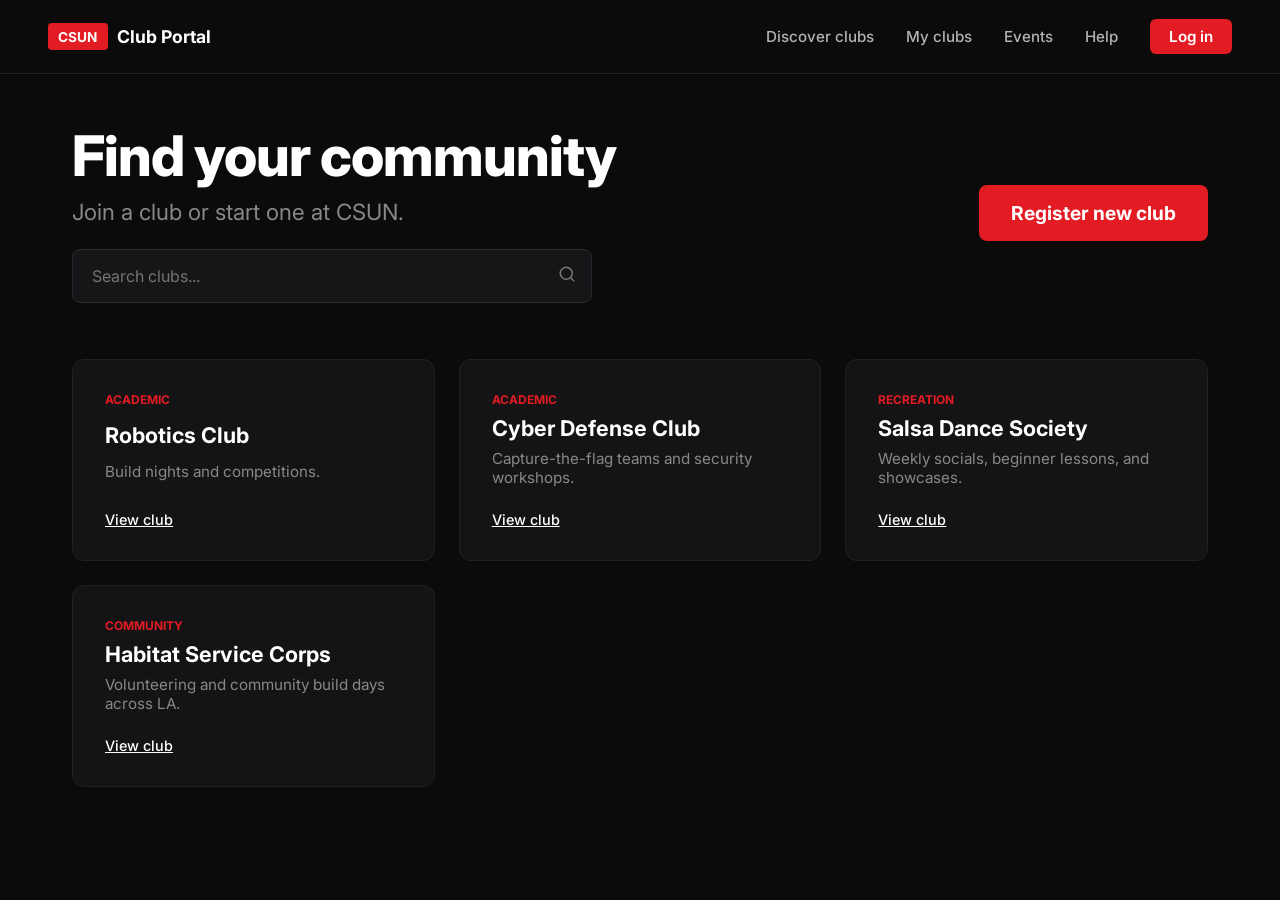
<file: index.html>
<!DOCTYPE html>
<html lang="en">
<head>
    <meta charset="UTF-8">
    <meta name="viewport" content="width=device-width, initial-scale=1.0">
    <title>CSUN Club Portal</title>
    <link rel="icon" type="image/png" href="favicon.png">
    <link rel="stylesheet" href="style.css">
    <link href="https://fonts.googleapis.com/css2?family=Inter:wght@400;500;600;700;800&display=swap" rel="stylesheet">
</head>
<body>
    <!-- Header Navigation Bar -->
    <header class="navbar">
        <a href="index.html" class="nav-brand">
            <span class="csun-badge">CSUN</span>
            <span class="portal-title">Club Portal</span>
        </a>
        <nav class="nav-links">
            <a href="discover.html">Discover clubs</a>
            <a href="my-clubs.html">My clubs</a>
            <a href="events.html">Events</a>
            <a href="help.html">Help</a>
            <a href="login.html" class="login-nav-btn">Log in</a>
        </nav>
    </header>

    <!-- Main Container -->
    <main class="main-container">
        <section class="hero-section">
            <div class="hero-content">
                <h1>Find your community</h1>
                <p class="hero-subtitle">Join a club or start one at CSUN.</p>
                
                <div class="search-bar-wrapper">
                    <input type="text" id="clubSearch" placeholder="Search clubs..." autocomplete="off">
                    <div class="search-icon">
                        <svg width="18" height="18" viewBox="0 0 24 24" fill="none" stroke="currentColor" stroke-width="2" stroke-linecap="round" stroke-linejoin="round">
                            <circle cx="11" cy="11" r="8"></circle>
                            <line x1="21" y1="21" x2="16.65" y2="16.65"></line>
                        </svg>
                    </div>
                </div>
            </div>

            <div class="cta-wrapper">
                <a href="login.html" class="register-club-btn">Register new club</a>
            </div>
        </section>

        <!-- Featured Clubs Grid -->
        <section class="clubs-grid" id="clubsGrid">
            <div class="club-card" data-club="Robotics Club">
                <span class="card-tag">Academic</span>
                <h2>Robotics Club</h2>
                <p class="card-desc">Build nights and competitions.</p>
                <a href="robotics.html" class="view-club-link">View club</a>
            </div>
            <div class="club-card" data-club="Cyber Defense Club">
                <span class="card-tag">Academic</span>
                <h2>Cyber Defense Club</h2>
                <p class="card-desc">Capture-the-flag teams and security workshops.</p>
                <a href="cyber.html" class="view-club-link">View club</a>
            </div>
            <div class="club-card" data-club="Salsa Dance Society">
                <span class="card-tag">Recreation</span>
                <h2>Salsa Dance Society</h2>
                <p class="card-desc">Weekly socials, beginner lessons, and showcases.</p>
                <a href="salsa.html" class="view-club-link">View club</a>
            </div>
            <div class="club-card" data-club="Habitat Service Corps">
                <span class="card-tag">Community</span>
                <h2>Habitat Service Corps</h2>
                <p class="card-desc">Volunteering and community build days across LA.</p>
                <a href="habitat.html" class="view-club-link">View club</a>
            </div>
        </section>
    </main>

    <!-- Search filter script -->
    <script>
        const searchInput = document.getElementById('clubSearch');
        const clubCards = document.querySelectorAll('.clubs-grid .club-card');
        
        if (searchInput) {
            searchInput.addEventListener('input', (e) => {
                const term = e.target.value.toLowerCase().trim();
                clubCards.forEach(card => {
                    const name = card.querySelector('h2').textContent.toLowerCase();
                    card.style.display = (name.includes(term) || term === '') ? 'flex' : 'none';
                });
            });
        }
    </script>
</body>
</html>
</file>
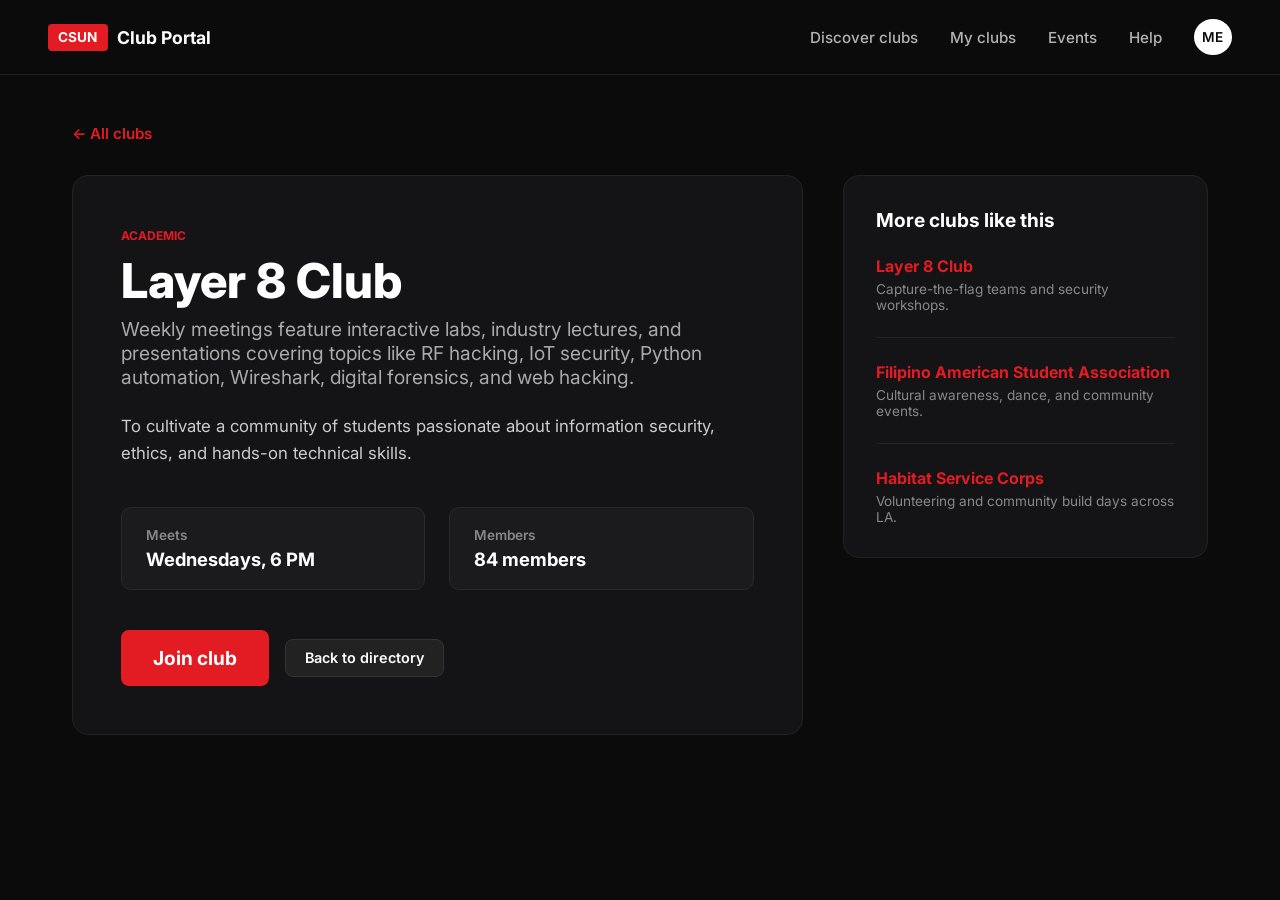
<file: cyber.html>
<!DOCTYPE html>
<html lang="en">
<head>
    <meta charset="UTF-8">
    <meta name="viewport" content="width=device-width, initial-scale=1.0">
    <title>Layer 8 Club - CSUN Club Portal</title>
    <link rel="icon" type="image/png" href="favicon.png">
    <link rel="stylesheet" href="style.css">
    <link href="https://fonts.googleapis.com/css2?family=Inter:wght@400;500;600;700;800&display=swap" rel="stylesheet">
</head>
<body>
    <header class="navbar">
        <a href="index.html" class="nav-brand">
            <span class="csun-badge">CSUN</span>
            <span class="portal-title">Club Portal</span>
        </a>
        <nav class="nav-links">
            <a href="discover.html">Discover clubs</a>
            <a href="my-clubs.html">My clubs</a>
            <a href="events.html">Events</a>
            <a href="help.html">Help</a>
            <a href="login.html" class="login-nav-btn active-user">ME</a>
        </nav>
    </header>

    <main class="main-container">
        <div class="back-link-wrapper">
            <a href="discover.html" class="back-link">← All clubs</a>
        </div>

        <div class="club-detail-layout">
            <!-- Left Main Club Panel -->
            <div class="club-main-panel">
                <span class="card-tag">Academic</span>
                <h1 class="club-title">Layer 8 Club</h1>
                <p class="club-tagline">Weekly meetings feature interactive labs, industry lectures, and presentations covering topics like RF hacking, IoT security, Python automation, Wireshark, digital forensics, and web hacking.</p>
                
                <p class="club-long-desc">
                    To cultivate a community of students passionate about information security, ethics, and hands-on technical skills.
                </p>

                <div class="club-info-stats">
                    <div class="stat-box">
                        <span class="stat-title">Meets</span>
                        <span class="stat-value">Wednesdays, 6 PM</span>
                    </div>
                    <div class="stat-box">
                        <span class="stat-title">Members</span>
                        <span class="stat-value">84 members</span>
                    </div>
                </div>

                <div class="club-action-row">
                    <button class="register-club-btn small-btn" onclick="alert('Successfully joined Robotics Club!')">Join club</button>
                    <a href="discover.html" class="secondary-btn">Back to directory</a>
                </div>
            </div>

            <!-- Right Sidebar: Related Clubs -->
            <div class="club-sidebar">
                <h3>More clubs like this</h3>
                <div class="related-club-item">
                    <a href="cyber.html">Layer 8 Club</a>
                    <p>Capture-the-flag teams and security workshops.</p>
                </div>
                <div class="related-club-item">
                    <a href="fasa.html">Filipino American Student Association</a>
                    <p>Cultural awareness, dance, and community events.</p>
                </div>
                <div class="related-club-item">
                    <a href="habitat.html">Habitat Service Corps</a>
                    <p>Volunteering and community build days across LA.</p>
                </div>
            </div>
        </div>
    </main>
</body>
</html>
</file>
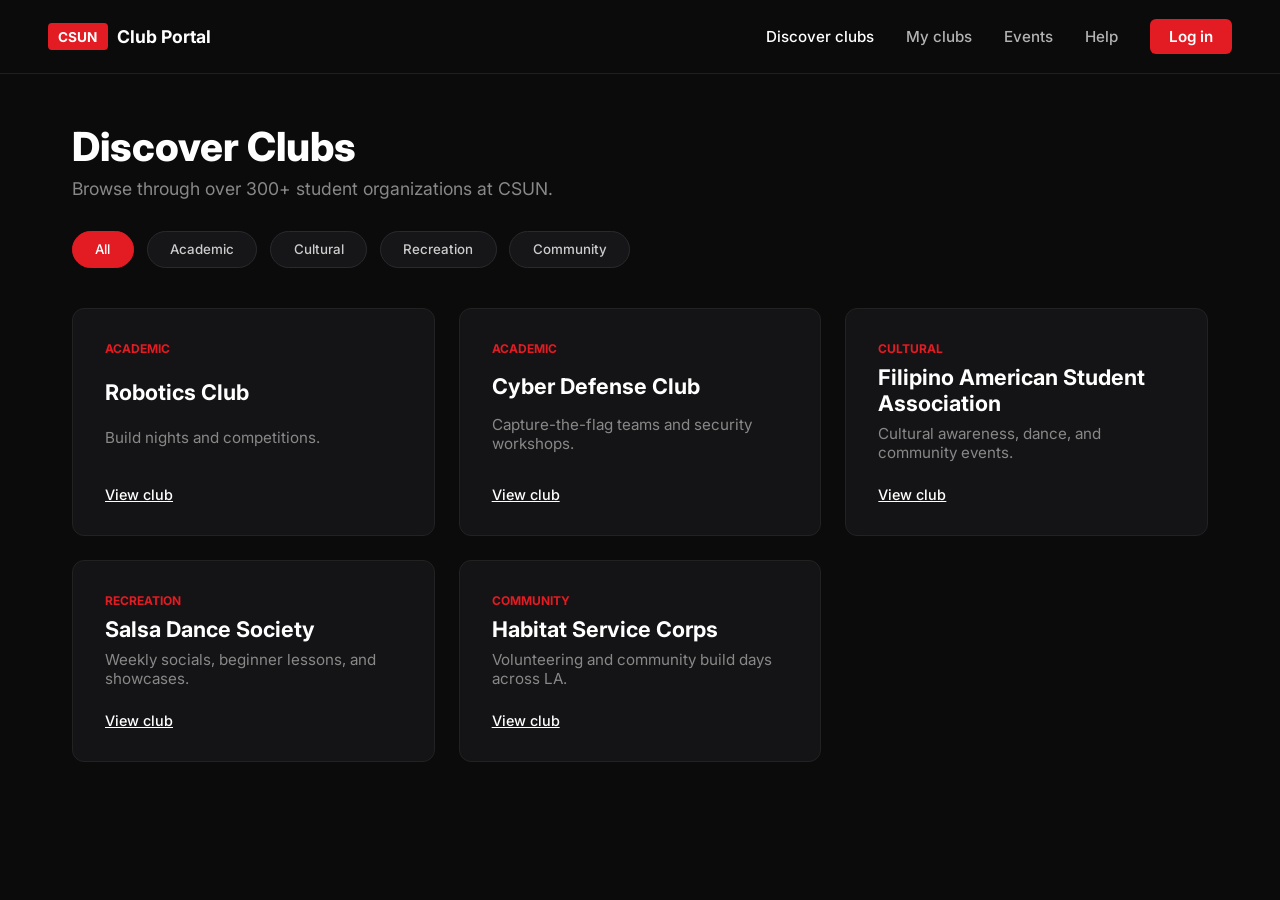
<file: discover.html>
<!DOCTYPE html>
<html lang="en">
<head>
    <meta charset="UTF-8">
    <meta name="viewport" content="width=device-width, initial-scale=1.0">
    <title>Discover Clubs - CSUN Club Portal</title>
    <link rel="icon" type="image/png" href="favicon.png">
    <link rel="stylesheet" href="style.css">
    <link href="https://fonts.googleapis.com/css2?family=Inter:wght@400;500;600;700;800&display=swap" rel="stylesheet">
</head>
<body>
    <!-- Header Navigation Bar -->
    <header class="navbar">
        <a href="index.html" class="nav-brand">
            <span class="csun-badge">CSUN</span>
            <span class="portal-title">Club Portal</span>
        </a>
        <nav class="nav-links">
            <a href="discover.html" class="active">Discover clubs</a>
            <a href="my-clubs.html">My clubs</a>
            <a href="events.html">Events</a>
            <a href="help.html">Help</a>
            <a href="login.html" class="login-nav-btn">Log in</a>
        </nav>
    </header>

    <!-- Main Container -->
    <main class="main-container">
        <div class="page-header">
            <h1>Discover Clubs</h1>
            <p>Browse through over 300+ student organizations at CSUN.</p>
        </div>

        <!-- Filter Sorting Chips -->
        <div class="filter-chips" id="filterChips">
            <button class="chip active" data-filter="all">All</button>
            <button class="chip" data-filter="academic">Academic</button>
            <button class="chip" data-filter="cultural">Cultural</button>
            <button class="chip" data-filter="recreation">Recreation</button>
            <button class="chip" data-filter="community">Community</button>
        </div>

        <!-- Full Clubs Grid -->
        <div class="clubs-grid" id="clubsGrid">
            <div class="club-card" data-category="academic">
                <span class="card-tag">Academic</span>
                <h2>Robotics Club</h2>
                <p class="card-desc">Build nights and competitions.</p>
                <a href="robotics.html" class="view-club-link">View club</a>
            </div>
            
            <div class="club-card" data-category="academic">
                <span class="card-tag">Academic</span>
                <h2>Cyber Defense Club</h2>
                <p class="card-desc">Capture-the-flag teams and security workshops.</p>
                <a href="cyber.html" class="view-club-link">View club</a>
            </div>

            <div class="club-card" data-category="cultural">
                <span class="card-tag">Cultural</span>
                <h2>Filipino American Student Association</h2>
                <p class="card-desc">Cultural awareness, dance, and community events.</p>
                <a href="fasa.html" class="view-club-link">View club</a>
            </div>

            <div class="club-card" data-category="recreation">
                <span class="card-tag">Recreation</span>
                <h2>Salsa Dance Society</h2>
                <p class="card-desc">Weekly socials, beginner lessons, and showcases.</p>
                <a href="salsa.html" class="view-club-link">View club</a>
            </div>

            <div class="club-card" data-category="community">
                <span class="card-tag">Community</span>
                <h2>Habitat Service Corps</h2>
                <p class="card-desc">Volunteering and community build days across LA.</p>
                <a href="habitat.html" class="view-club-link">View club</a>
            </div>
        </div>
    </main>

    <!-- Category Sorting JavaScript -->
    <script>
        const filterButtons = document.querySelectorAll('.chip');
        const clubCards = document.querySelectorAll('.clubs-grid .club-card');

        filterButtons.forEach(button => {
            button.addEventListener('click', () => {
                // Update active state on buttons
                filterButtons.forEach(btn => btn.classList.remove('active'));
                button.classList.add('active');

                const selectedCategory = button.getAttribute('data-filter');

                clubCards.forEach(card => {
                    const cardCategory = card.getAttribute('data-category');
                    if (selectedCategory === 'all' || cardCategory === selectedCategory) {
                        card.style.display = 'flex';
                    } else {
                        card.style.display = 'none';
                    }
                });
            });
        });
    </script>
</body>
</html>
</file>
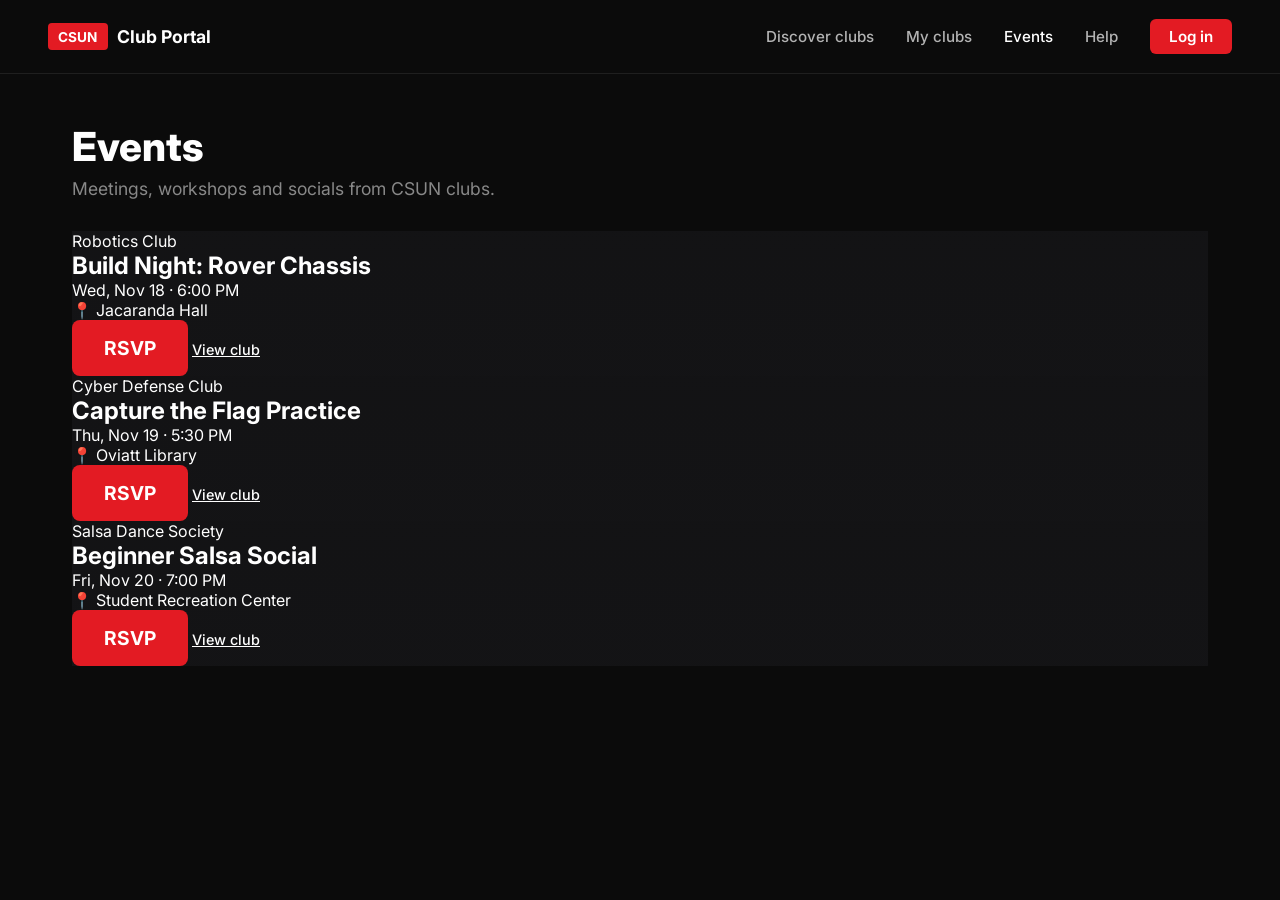
<file: events.html>
<!DOCTYPE html>
<html lang="en">
<head>
    <meta charset="UTF-8">
    <meta name="viewport" content="width=device-width, initial-scale=1.0">
    <title>Events - CSUN Club Portal</title>
    <link rel="icon" type="image/png" href="favicon.png">
    <link rel="stylesheet" href="style.css">
    <link href="https://fonts.googleapis.com/css2?family=Inter:wght@400;500;600;700;800&display=swap" rel="stylesheet">
</head>
<body>
    <header class="navbar">
        <a href="index.html" class="nav-brand">
            <span class="csun-badge">CSUN</span>
            <span class="portal-title">Club Portal</span>
        </a>
        <nav class="nav-links">
            <a href="discover.html">Discover clubs</a>
            <a href="my-clubs.html">My clubs</a>
            <a href="events.html" class="active">Events</a>
            <a href="help.html">Help</a>
            <a href="login.html" class="login-nav-btn">Log in</a>
        </nav>
    </header>

    <main class="main-container">
        <div class="page-header">
            <h1>Events</h1>
            <p>Meetings, workshops and socials from CSUN clubs.</p>
        </div>

        <div class="events-grid">
            <div class="event-card-box" style="background-image: linear-gradient(rgba(20, 20, 22, 0.88), rgba(20, 20, 22, 0.95)), url('https://images.unsplash.com/photo-1581092160607-ee22621dd758?auto=format&fit=crop&w=800&q=80'); background-size: cover; background-position: center;">
                <div>
                    <span class="event-club-label">Robotics Club</span>
                    <h2>Build Night: Rover Chassis</h2>
                    <p class="event-time">Wed, Nov 18 · 6:00 PM</p>
                    <p class="event-loc">📍 Jacaranda Hall</p>
                </div>
                <div class="event-actions">
                    <button class="register-club-btn small-btn" onclick="alert('RSVP Confirmed!')">RSVP</button>
                    <a href="robotics.html" class="view-club-link">View club</a>
                </div>
            </div>

            <div class="event-card-box" style="background-image: linear-gradient(rgba(20, 20, 22, 0.88), rgba(20, 20, 22, 0.95)), url('https://images.unsplash.com/photo-1523050854058-8df90110c9f1?auto=format&fit=crop&w=800&q=80'); background-size: cover; background-position: center;">
                <div>
                    <span class="event-club-label">Cyber Defense Club</span>
                    <h2>Capture the Flag Practice</h2>
                    <p class="event-time">Thu, Nov 19 · 5:30 PM</p>
                    <p class="event-loc">📍 Oviatt Library</p>
                </div>
                <div class="event-actions">
                    <button class="register-club-btn small-btn" onclick="alert('RSVP Confirmed!')">RSVP</button>
                    <a href="cyber.html" class="view-club-link">View club</a>
                </div>
            </div>

            <div class="event-card-box" style="background-image: linear-gradient(rgba(20, 20, 22, 0.88), rgba(20, 20, 22, 0.95)), url('https://images.unsplash.com/photo-1545128485-c400e7702796?auto=format&fit=crop&w=800&q=80'); background-size: cover; background-position: center;">
                <div>
                    <span class="event-club-label">Salsa Dance Society</span>
                    <h2>Beginner Salsa Social</h2>
                    <p class="event-time">Fri, Nov 20 · 7:00 PM</p>
                    <p class="event-loc">📍 Student Recreation Center</p>
                </div>
                <div class="event-actions">
                    <button class="register-club-btn small-btn" onclick="alert('RSVP Confirmed!')">RSVP</button>
                    <a href="salsa.html" class="view-club-link">View club</a>
                </div>
            </div>
        </div>
    </main>
</body>
</html>
</file>
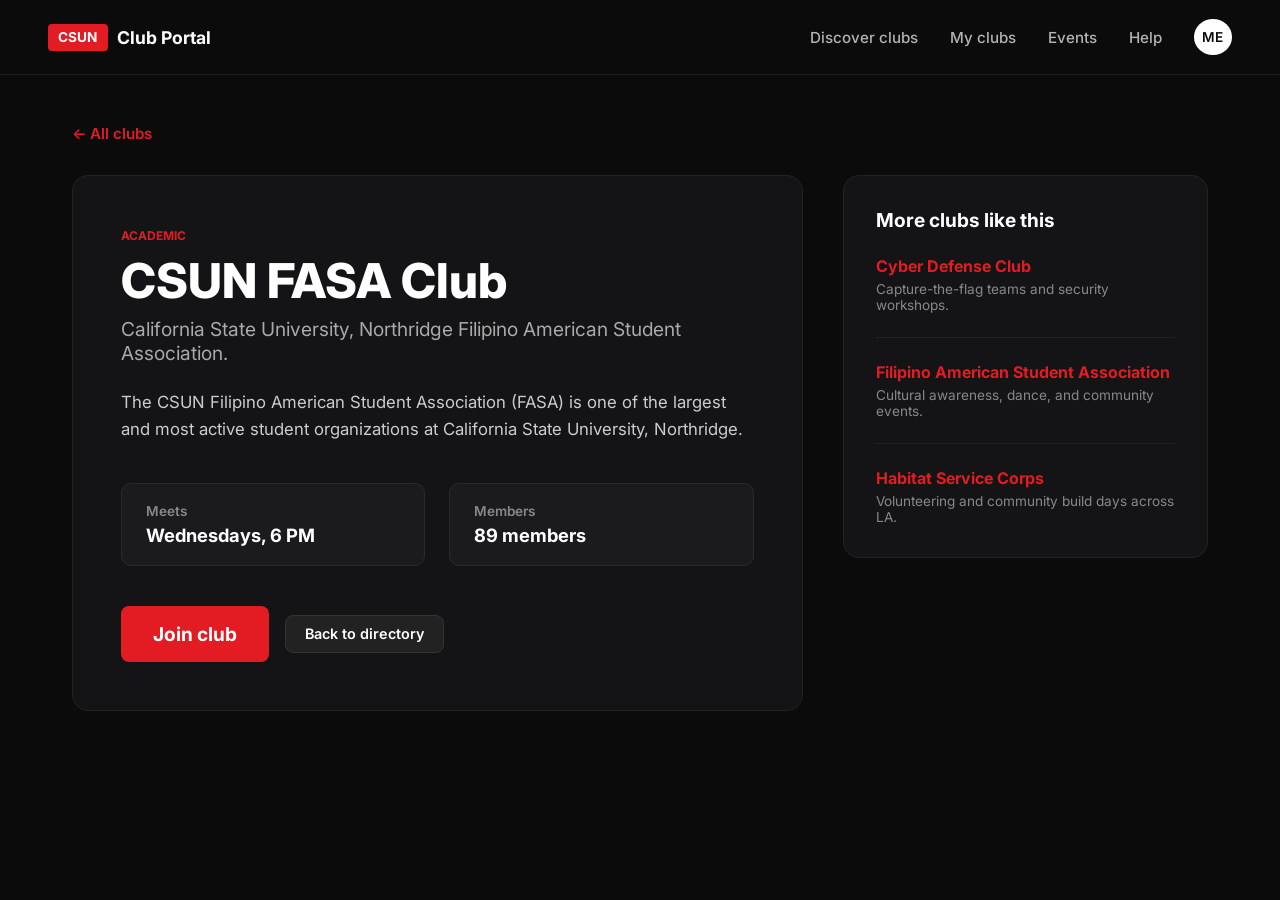
<file: fasa.html>
<!DOCTYPE html>
<html lang="en">
<head>
    <meta charset="UTF-8">
    <meta name="viewport" content="width=device-width, initial-scale=1.0">
    <title>CSUN FASA - CSUN Club Portal</title>
    <link rel="icon" type="image/png" href="favicon.png">
    <link rel="stylesheet" href="style.css">
    <link href="https://fonts.googleapis.com/css2?family=Inter:wght@400;500;600;700;800&display=swap" rel="stylesheet">
</head>
<body>
    <header class="navbar">
        <a href="index.html" class="nav-brand">
            <span class="csun-badge">CSUN</span>
            <span class="portal-title">Club Portal</span>
        </a>
        <nav class="nav-links">
            <a href="discover.html">Discover clubs</a>
            <a href="my-clubs.html">My clubs</a>
            <a href="events.html">Events</a>
            <a href="help.html">Help</a>
            <a href="login.html" class="login-nav-btn active-user">ME</a>
        </nav>
    </header>

    <main class="main-container">
        <div class="back-link-wrapper">
            <a href="discover.html" class="back-link">← All clubs</a>
        </div>

        <div class="club-detail-layout">
            <!-- Left Main Club Panel -->
            <div class="club-main-panel">
                <span class="card-tag">Academic</span>
                <h1 class="club-title">CSUN FASA Club</h1>
                <p class="club-tagline">California State University, Northridge Filipino American Student Association.</p>
                
                <p class="club-long-desc">
                    The CSUN Filipino American Student Association (FASA) is one of the largest and most active student organizations at California State University, Northridge.
                </p>

                <div class="club-info-stats">
                    <div class="stat-box">
                        <span class="stat-title">Meets</span>
                        <span class="stat-value">Wednesdays, 6 PM</span>
                    </div>
                    <div class="stat-box">
                        <span class="stat-title">Members</span>
                        <span class="stat-value">89 members</span>
                    </div>
                </div>

                <div class="club-action-row">
                    <button class="register-club-btn small-btn" onclick="alert('Successfully joined CSUN FASA Club!')">Join club</button>
                    <a href="discover.html" class="secondary-btn">Back to directory</a>
                </div>
            </div>

            <!-- Right Sidebar: Related Clubs -->
            <div class="club-sidebar">
                <h3>More clubs like this</h3>
                <div class="related-club-item">
                    <a href="cyber.html">Cyber Defense Club</a>
                    <p>Capture-the-flag teams and security workshops.</p>
                </div>
                <div class="related-club-item">
                    <a href="fasa.html">Filipino American Student Association</a>
                    <p>Cultural awareness, dance, and community events.</p>
                </div>
                <div class="related-club-item">
                    <a href="habitat.html">Habitat Service Corps</a>
                    <p>Volunteering and community build days across LA.</p>
                </div>
            </div>
        </div>
    </main>
</body>
</html>
</file>
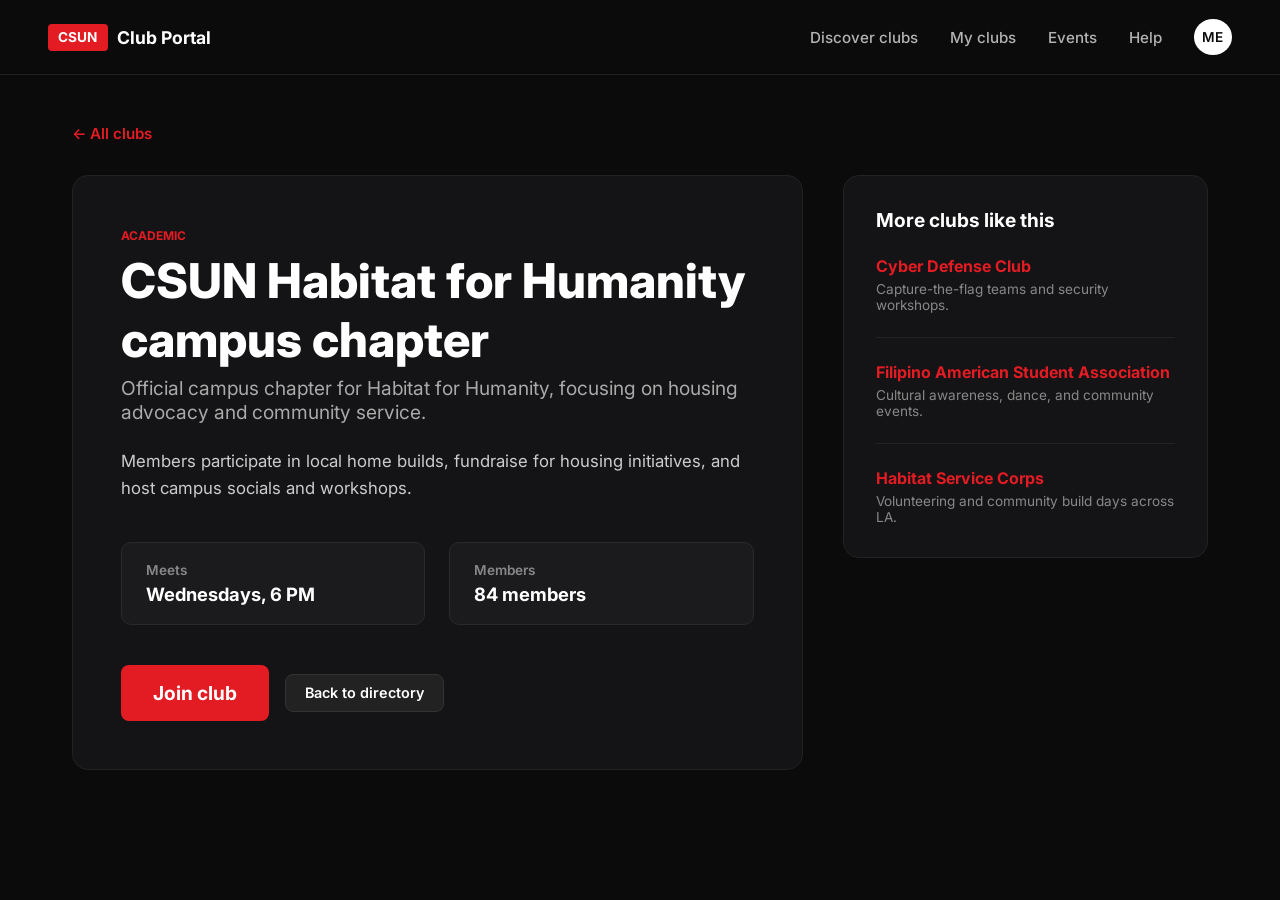
<file: habitat.html>
<!DOCTYPE html>
<html lang="en">
<head>
    <meta charset="UTF-8">
    <meta name="viewport" content="width=device-width, initial-scale=1.0">
    <title>Robotics Club - CSUN Club Portal</title>
    <link rel="icon" type="image/png" href="favicon.png">
    <link rel="stylesheet" href="style.css">
    <link href="https://fonts.googleapis.com/css2?family=Inter:wght@400;500;600;700;800&display=swap" rel="stylesheet">
</head>
<body>
    <header class="navbar">
        <a href="index.html" class="nav-brand">
            <span class="csun-badge">CSUN</span>
            <span class="portal-title">Club Portal</span>
        </a>
        <nav class="nav-links">
            <a href="discover.html">Discover clubs</a>
            <a href="my-clubs.html">My clubs</a>
            <a href="events.html">Events</a>
            <a href="help.html">Help</a>
            <a href="login.html" class="login-nav-btn active-user">ME</a>
        </nav>
    </header>

    <main class="main-container">
        <div class="back-link-wrapper">
            <a href="discover.html" class="back-link">← All clubs</a>
        </div>

        <div class="club-detail-layout">
            <!-- Left Main Club Panel -->
            <div class="club-main-panel">
                <span class="card-tag">Academic</span>
                <h1 class="club-title">CSUN Habitat for Humanity campus chapter</h1>
                <p class="club-tagline">Official campus chapter for Habitat for Humanity, focusing on housing advocacy and community service.</p>
                
                <p class="club-long-desc">
                    Members participate in local home builds, fundraise for housing initiatives, and host campus socials and workshops.
                </p>

                <div class="club-info-stats">
                    <div class="stat-box">
                        <span class="stat-title">Meets</span>
                        <span class="stat-value">Wednesdays, 6 PM</span>
                    </div>
                    <div class="stat-box">
                        <span class="stat-title">Members</span>
                        <span class="stat-value">84 members</span>
                    </div>
                </div>

                <div class="club-action-row">
                    <button class="register-club-btn small-btn" onclick="alert('Successfully joined Robotics Club!')">Join club</button>
                    <a href="discover.html" class="secondary-btn">Back to directory</a>
                </div>
            </div>

            <!-- Right Sidebar: Related Clubs -->
            <div class="club-sidebar">
                <h3>More clubs like this</h3>
                <div class="related-club-item">
                    <a href="cyber.html">Cyber Defense Club</a>
                    <p>Capture-the-flag teams and security workshops.</p>
                </div>
                <div class="related-club-item">
                    <a href="fasa.html">Filipino American Student Association</a>
                    <p>Cultural awareness, dance, and community events.</p>
                </div>
                <div class="related-club-item">
                    <a href="habitat.html">Habitat Service Corps</a>
                    <p>Volunteering and community build days across LA.</p>
                </div>
            </div>
        </div>
    </main>
</body>
</html>
</file>
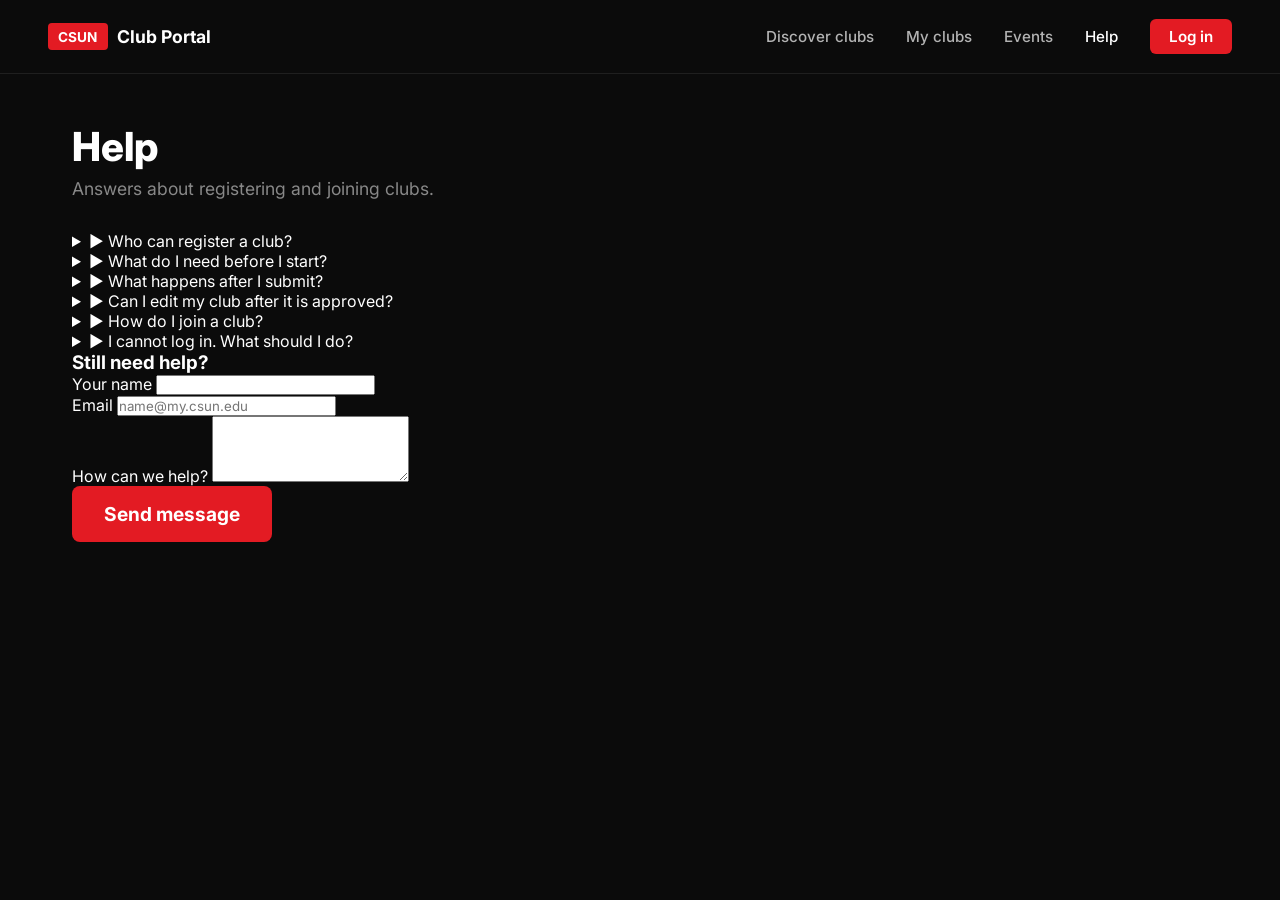
<file: help.html>
<!DOCTYPE html>
<html lang="en">
<head>
    <meta charset="UTF-8">
    <meta name="viewport" content="width=device-width, initial-scale=1.0">
    <title>Help - CSUN Club Portal</title>
    <link rel="icon" type="image/png" href="favicon.png">
    <link rel="stylesheet" href="style.css">
    <link href="https://fonts.googleapis.com/css2?family=Inter:wght@400;500;600;700;800&display=swap" rel="stylesheet">
</head>
<body>
    <header class="navbar">
        <a href="index.html" class="nav-brand">
            <span class="csun-badge">CSUN</span>
            <span class="portal-title">Club Portal</span>
        </a>
        <nav class="nav-links">
            <a href="discover.html">Discover clubs</a>
            <a href="my-clubs.html">My clubs</a>
            <a href="events.html">Events</a>
            <a href="help.html" class="active">Help</a>
            <a href="login.html" class="login-nav-btn">Log in</a>
        </nav>
    </header>

    <main class="main-container">
        <div class="page-header">
            <h1>Help</h1>
            <p>Answers about registering and joining clubs.</p>
        </div>
        <div class="help-layout">
            <div class="faq-list">
                <details class="faq-item"><summary>▶ Who can register a club?</summary><p>Any currently enrolled CSUN student can start a recognized student organization.</p></details>
                <details class="faq-item"><summary>▶ What do I need before I start?</summary><p>At least 3 officers and a faculty advisor.</p></details>
                <details class="faq-item"><summary>▶ What happens after I submit?</summary><p>The MIC staff reviews your constitution and paperwork within 3-5 business days.</p></details>
                <details class="faq-item"><summary>▶ Can I edit my club after it is approved?</summary><p>Yes, through your club dashboard.</p></details>
                <details class="faq-item"><summary>▶ How do I join a club?</summary><p>Click 'View club' on any listing and select Join club.</p></details>
                <details class="faq-item"><summary>▶ I cannot log in. What should I do?</summary><p>Ensure you are using your active MyCSUN credentials or contact IT.</p></details>
            </div>
            <div class="contact-box">
                <h3>Still need help?</h3>
                <form onsubmit="event.preventDefault(); alert('Message sent!');">
                    <div class="form-group">
                        <label>Your name</label>
                        <input type="text" required>
                    </div>
                    <div class="form-group">
                        <label>Email</label>
                        <input type="email" placeholder="name@my.csun.edu" required>
                    </div>
                    <div class="form-group">
                        <label>How can we help?</label>
                        <textarea rows="4" required></textarea>
                    </div>
                    <button type="submit" class="register-club-btn full-width small-btn">Send message</button>
                </form>
            </div>
        </div>
    </main>
</body>
</html>
</file>
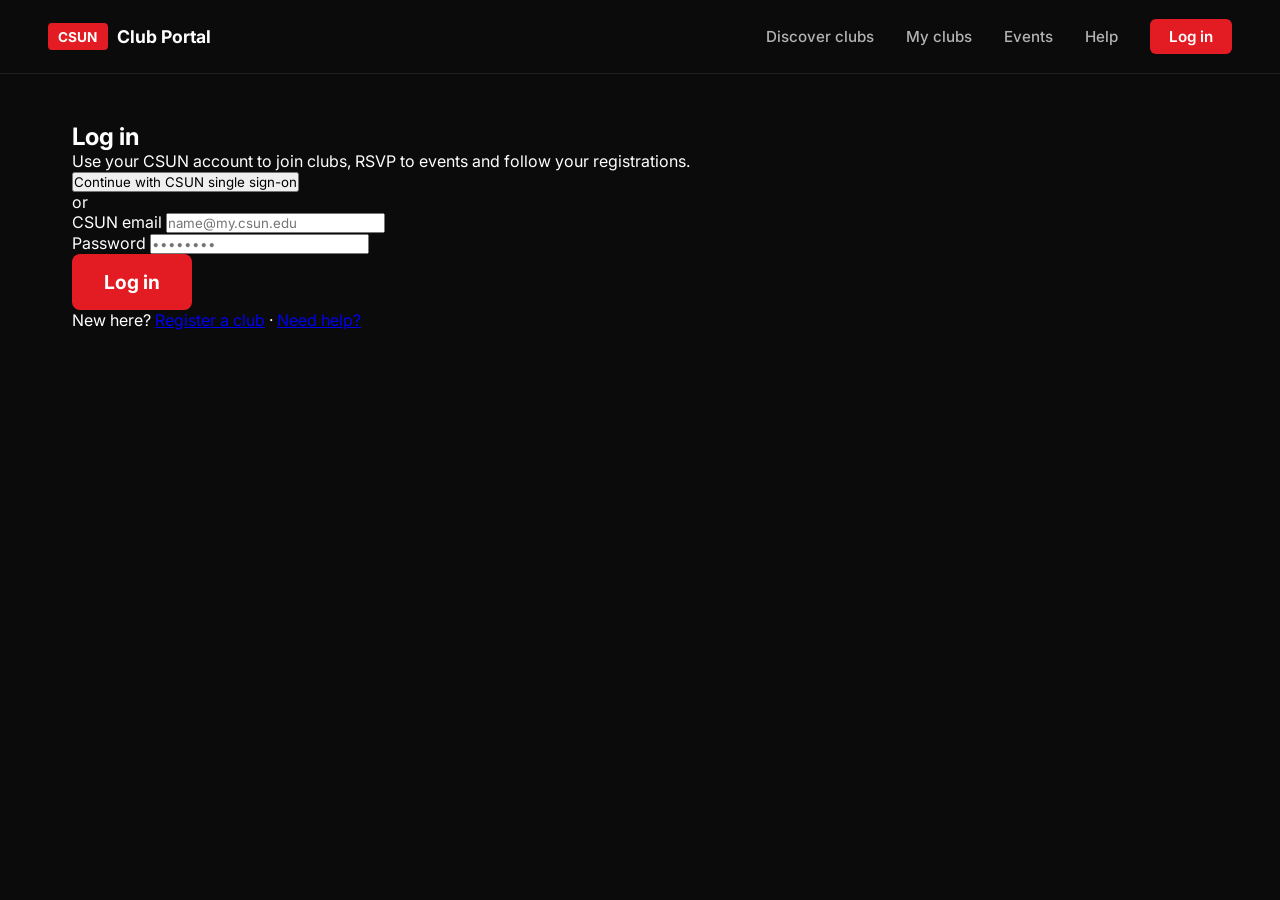
<file: login.html>
<!DOCTYPE html>
<html lang="en">
<head>
    <meta charset="UTF-8">
    <meta name="viewport" content="width=device-width, initial-scale=1.0">
    <title>Log in - CSUN Club Portal</title>
    <link rel="icon" type="image/png" href="favicon.png">
    <link rel="stylesheet" href="style.css">
    <link href="https://fonts.googleapis.com/css2?family=Inter:wght@400;500;600;700;800&display=swap" rel="stylesheet">
</head>
<body>
    <header class="navbar">
        <a href="index.html" class="nav-brand">
            <span class="csun-badge">CSUN</span>
            <span class="portal-title">Club Portal</span>
        </a>
        <nav class="nav-links">
            <a href="discover.html">Discover clubs</a>
            <a href="my-clubs.html">My clubs</a>
            <a href="events.html">Events</a>
            <a href="help.html">Help</a>
            <a href="login.html" class="login-nav-btn active">Log in</a>
        </nav>
    </header>

    <main class="main-container">
        <div class="login-wrapper">
            <div class="login-card">
                <div class="login-header">
                    <h2>Log in</h2>
                    <p>Use your CSUN account to join clubs, RSVP to events and follow your registrations.</p>
                </div>
                <button class="sso-btn" onclick="window.location.href='my-clubs.html'">Continue with CSUN single sign-on</button>
                <div class="divider">or</div>
                <form onsubmit="event.preventDefault(); window.location.href='my-clubs.html';">
                    <div class="form-group">
                        <label>CSUN email</label>
                        <input type="email" placeholder="name@my.csun.edu" required>
                    </div>
                    <div class="form-group">
                        <label>Password</label>
                        <input type="password" placeholder="••••••••" required>
                    </div>
                    <button type="submit" class="register-club-btn full-width">Log in</button>
                </form>
                <p class="login-footer-links">New here? <a href="help.html">Register a club</a> · <a href="help.html">Need help?</a></p>
            </div>
        </div>
    </main>
</body>
</html>
</file>
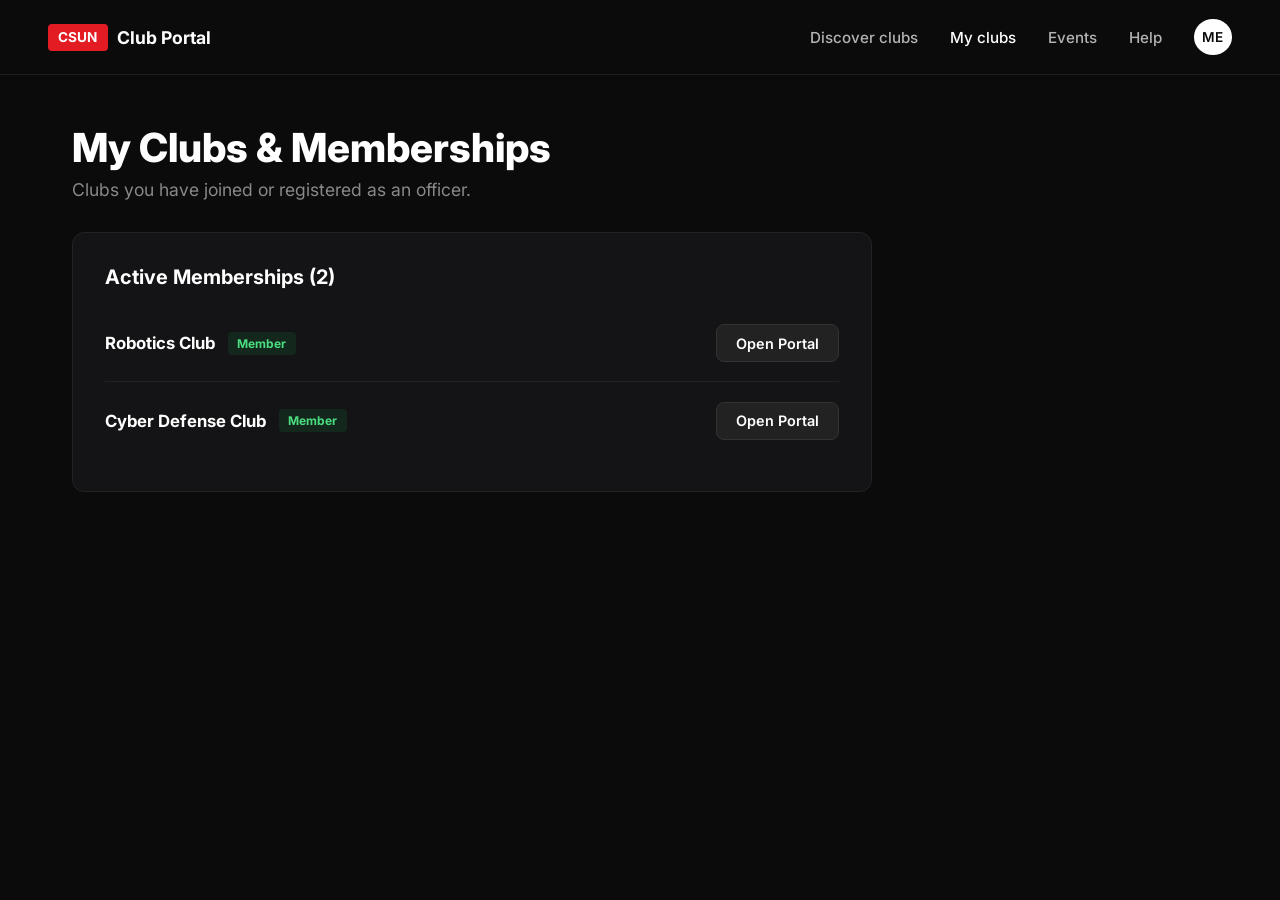
<file: my-clubs.html>
<!DOCTYPE html>
<html lang="en">
<head>
    <meta charset="UTF-8">
    <meta name="viewport" content="width=device-width, initial-scale=1.0">
    <title>My Clubs - CSUN Club Portal</title>
    <link rel="icon" type="image/png" href="favicon.png">
    <link rel="stylesheet" href="style.css">
    <link href="https://fonts.googleapis.com/css2?family=Inter:wght@400;500;600;700;800&display=swap" rel="stylesheet">
</head>
<body>
    <header class="navbar">
        <a href="index.html" class="nav-brand">
            <span class="csun-badge">CSUN</span>
            <span class="portal-title">Club Portal</span>
        </a>
        <nav class="nav-links">
            <a href="discover.html">Discover clubs</a>
            <a href="my-clubs.html" class="active">My clubs</a>
            <a href="events.html">Events</a>
            <a href="help.html">Help</a>
            <a href="login.html" class="login-nav-btn active-user">ME</a>
        </nav>
    </header>

    <main class="main-container">
        <div class="page-header">
            <h1>My Clubs & Memberships</h1>
            <p>Clubs you have joined or registered as an officer.</p>
        </div>

        <div class="content-card-box">
            <h3>Active Memberships (2)</h3>
            <ul class="styled-list">
                <li>
                    <div class="club-list-info">
                        <strong>Robotics Club</strong>
                        <span class="badge status-active">Member</span>
                    </div>
                    <a href="robotics.html" class="secondary-btn">Open Portal</a>
                </li>
                <li>
                    <div class="club-list-info">
                        <strong>Cyber Defense Club</strong>
                        <span class="badge status-active">Member</span>
                    </div>
                    <a href="cyber.html" class="secondary-btn">Open Portal</a>
                </li>
            </ul>
        </div>
    </main>
</body>
</html>
</file>
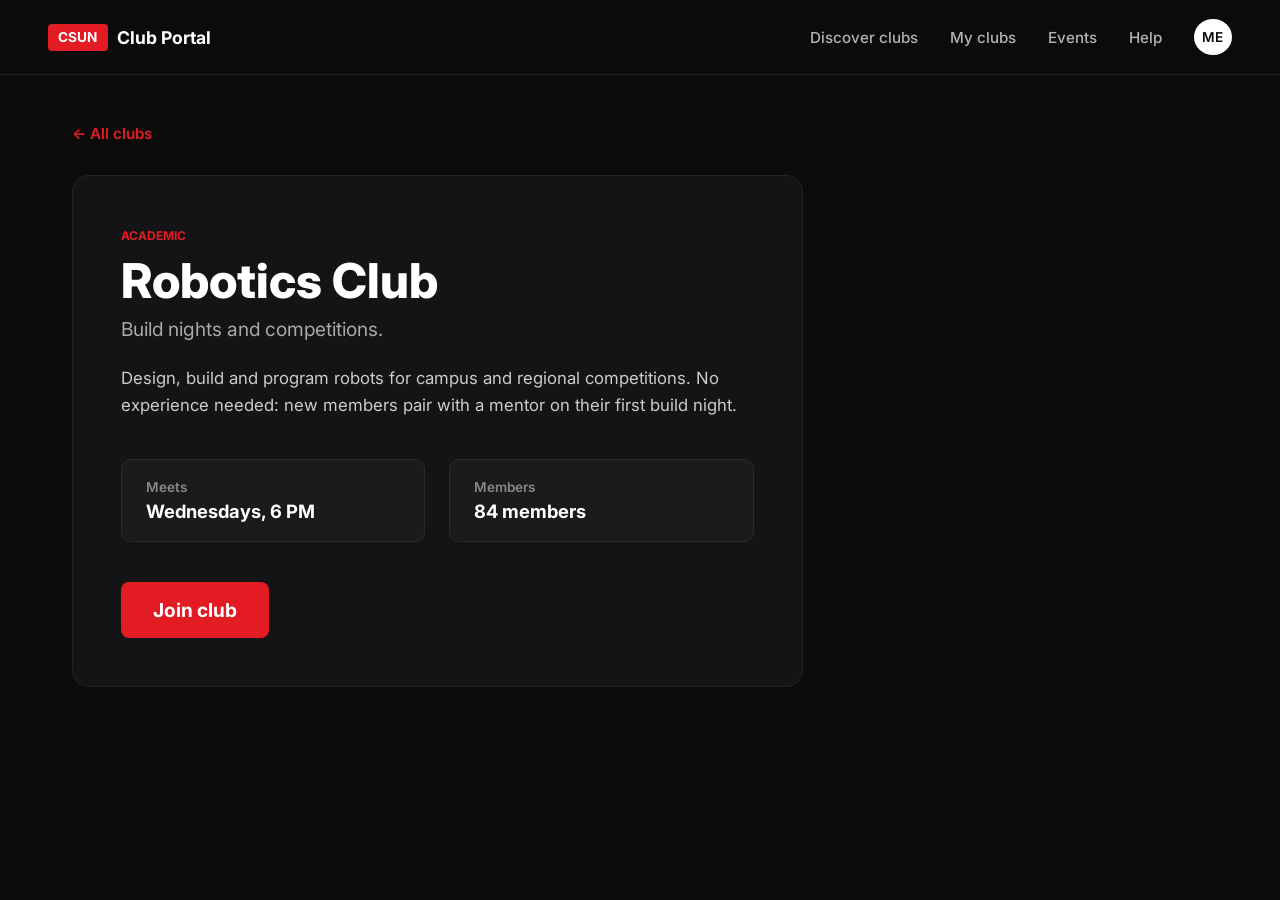
<file: robotics.html>
<!DOCTYPE html>
<html lang="en">
<head>
    <meta charset="UTF-8">
    <meta name="viewport" content="width=device-width, initial-scale=1.0">
    <title>Robotics Club - CSUN Club Portal</title>
    <link rel="icon" type="image/png" href="favicon.png">
    <link rel="stylesheet" href="style.css">
    <link href="https://fonts.googleapis.com/css2?family=Inter:wght@400;500;600;700;800&display=swap" rel="stylesheet">
</head>
<body>
    <header class="navbar">
        <a href="index.html" class="nav-brand">
            <span class="csun-badge">CSUN</span>
            <span class="portal-title">Club Portal</span>
        </a>
        <nav class="nav-links">
            <a href="discover.html">Discover clubs</a>
            <a href="my-clubs.html">My clubs</a>
            <a href="events.html">Events</a>
            <a href="help.html">Help</a>
            <a href="login.html" class="login-nav-btn active-user">ME</a>
        </nav>
    </header>

    <main class="main-container">
        <div class="back-link-wrapper">
            <a href="discover.html" class="back-link">← All clubs</a>
        </div>

        <div class="club-detail-layout">
            <div class="club-main-panel">
                <span class="card-tag">Academic</span>
                <h1 class="club-title">Robotics Club</h1>
                <p class="club-tagline">Build nights and competitions.</p>
                <p class="club-long-desc">
                    Design, build and program robots for campus and regional competitions. No experience needed: new members pair with a mentor on their first build night.
                </p>
                <div class="club-info-stats">
                    <div class="stat-box">
                        <span class="stat-title">Meets</span>
                        <span class="stat-value">Wednesdays, 6 PM</span>
                    </div>
                    <div class="stat-box">
                        <span class="stat-title">Members</span>
                        <span class="stat-value">84 members</span>
                    </div>
                </div>
                <button class="register-club-btn small-btn" onclick="alert('Joined club!')">Join club</button>
            </div>
        </div>
    </main>
</body>
</html>
</file>
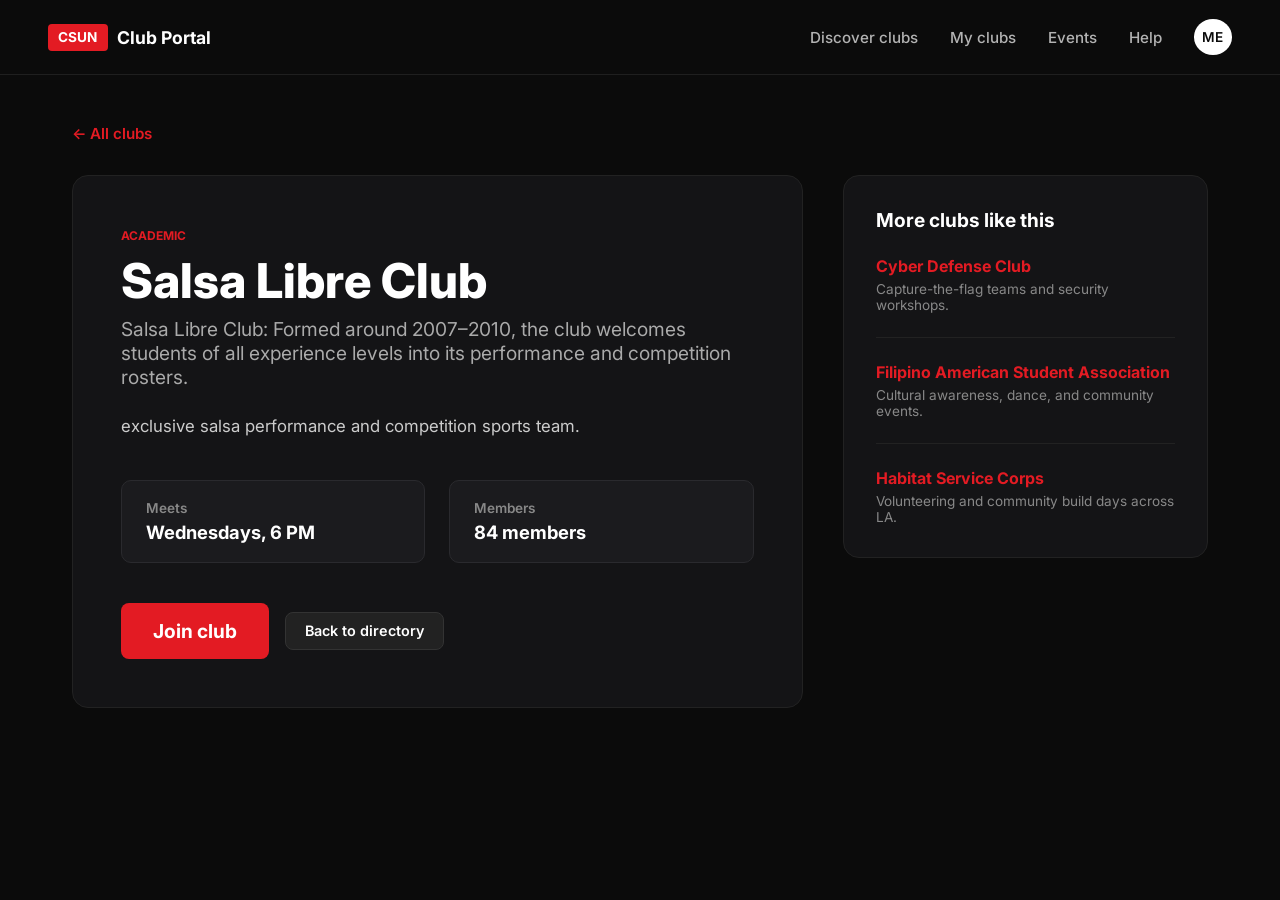
<file: salsa.html>
<!DOCTYPE html>
<html lang="en">
<head>
    <meta charset="UTF-8">
    <meta name="viewport" content="width=device-width, initial-scale=1.0">
    <title>Salsa Libre Club - CSUN Club Portal</title>
    <link rel="icon" type="image/png" href="favicon.png">
    <link rel="stylesheet" href="style.css">
    <link href="https://fonts.googleapis.com/css2?family=Inter:wght@400;500;600;700;800&display=swap" rel="stylesheet">
</head>
<body>
    <header class="navbar">
        <a href="index.html" class="nav-brand">
            <span class="csun-badge">CSUN</span>
            <span class="portal-title">Club Portal</span>
        </a>
        <nav class="nav-links">
            <a href="discover.html">Discover clubs</a>
            <a href="my-clubs.html">My clubs</a>
            <a href="events.html">Events</a>
            <a href="help.html">Help</a>
            <a href="login.html" class="login-nav-btn active-user">ME</a>
        </nav>
    </header>

    <main class="main-container">
        <div class="back-link-wrapper">
            <a href="discover.html" class="back-link">← All clubs</a>
        </div>

        <div class="club-detail-layout">
            <!-- Left Main Club Panel -->
            <div class="club-main-panel">
                <span class="card-tag">Academic</span>
                <h1 class="club-title">Salsa Libre Club</h1>
                <p class="club-tagline">Salsa Libre Club: Formed around 2007–2010, the club welcomes students of all experience levels into its performance and competition rosters.</p>
                
                <p class="club-long-desc">
                    exclusive salsa performance and competition sports team.
                </p>

                <div class="club-info-stats">
                    <div class="stat-box">
                        <span class="stat-title">Meets</span>
                        <span class="stat-value">Wednesdays, 6 PM</span>
                    </div>
                    <div class="stat-box">
                        <span class="stat-title">Members</span>
                        <span class="stat-value">84 members</span>
                    </div>
                </div>

                <div class="club-action-row">
                    <button class="register-club-btn small-btn" onclick="alert('Successfully joined Robotics Club!')">Join club</button>
                    <a href="discover.html" class="secondary-btn">Back to directory</a>
                </div>
            </div>

            <!-- Right Sidebar: Related Clubs -->
            <div class="club-sidebar">
                <h3>More clubs like this</h3>
                <div class="related-club-item">
                    <a href="cyber.html">Cyber Defense Club</a>
                    <p>Capture-the-flag teams and security workshops.</p>
                </div>
                <div class="related-club-item">
                    <a href="fasa.html">Filipino American Student Association</a>
                    <p>Cultural awareness, dance, and community events.</p>
                </div>
                <div class="related-club-item">
                    <a href="habitat.html">Habitat Service Corps</a>
                    <p>Volunteering and community build days across LA.</p>
                </div>
            </div>
        </div>
    </main>
</body>
</html>
</file>
<file: style.css>
* {
    margin: 0;
    padding: 0;
    box-sizing: border-box;
    font-family: 'Inter', sans-serif;
}

body {
    background-color: #0b0b0b;
    color: #ffffff;
    min-height: 100vh;
}

/* Navbar */
.navbar {
    display: flex;
    align-items: center;
    justify-content: space-between;
    padding: 1.2rem 3rem;
    border-bottom: 1px solid #1f1f1f;
}

.nav-brand {
    display: flex;
    align-items: center;
    gap: 0.6rem;
    text-decoration: none;
}

.csun-badge {
    background-color: #e31b23;
    color: #ffffff;
    font-weight: 700;
    font-size: 0.85rem;
    padding: 0.35rem 0.65rem;
    border-radius: 4px;
}

.portal-title {
    font-weight: 700;
    font-size: 1.1rem;
    color: #ffffff;
}

.nav-links {
    display: flex;
    align-items: center;
    gap: 2rem;
}

.nav-links a {
    color: #b3b3b3;
    text-decoration: none;
    font-size: 0.95rem;
    font-weight: 500;
    transition: color 0.2s;
}

.nav-links a:hover, .nav-links a.active {
    color: #ffffff;
}

.login-nav-btn {
    background-color: #e31b23 !important;
    color: white !important;
    padding: 0.5rem 1.2rem;
    border-radius: 6px;
    font-weight: 600 !important;
}

.login-nav-btn.active-user {
    background-color: #ffffff !important;
    color: #0b0b0b !important;
    border-radius: 50%;
    width: 36px;
    height: 36px;
    display: flex;
    align-items: center;
    justify-content: center;
    font-size: 0.85rem;
}

/* Main Container */
.main-container {
    max-width: 1200px;
    margin: 0 auto;
    padding: 3rem 2rem;
}

/* Page Headers & Filters */
.page-header {
    margin-bottom: 2rem;
}

.page-header h1 {
    font-size: 2.5rem;
    font-weight: 800;
    margin-bottom: 0.4rem;
}

.page-header p {
    color: #888;
    font-size: 1.1rem;
}

.filter-chips {
    display: flex;
    gap: 0.8rem;
    margin-bottom: 2.5rem;
    flex-wrap: wrap;
}

.chip {
    background: #161618;
    border: 1.5px solid #2a2a2e;
    color: #ccc;
    padding: 0.6rem 1.4rem;
    border-radius: 20px;
    cursor: pointer;
    font-weight: 500;
    transition: all 0.2s;
}

.chip.active, .chip:hover {
    background: #e31b23;
    border-color: #e31b23;
    color: white;
}

/* Cards Grid */
.clubs-grid {
    display: grid;
    grid-template-columns: repeat(auto-fill, minmax(320px, 1fr));
    gap: 1.5rem;
}

.club-card {
    background: #141416;
    border: 1.5px solid #222;
    border-radius: 12px;
    padding: 2rem;
    display: flex;
    flex-direction: column;
    justify-content: space-between;
    min-height: 200px;
    transition: border-color 0.2s;
}

.club-card:hover {
    border-color: #444;
}

.card-tag {
    font-size: 0.75rem;
    color: #e31b23;
    font-weight: 700;
    text-transform: uppercase;
    margin-bottom: 0.5rem;
    display: inline-block;
}

.club-card h2 {
    font-size: 1.35rem;
    font-weight: 700;
    margin-bottom: 0.5rem;
}

.card-desc {
    color: #888;
    font-size: 0.95rem;
    margin-bottom: 1.5rem;
}

.view-club-link {
    color: #fff;
    text-decoration: underline;
    font-size: 0.9rem;
    font-weight: 500;
}

.view-club-link:hover {
    color: #e31b23;
}

/* Club Detail Page Styles */
.back-link-wrapper {
    margin-bottom: 2rem;
}

.back-link {
    color: #e31b23;
    text-decoration: none;
    font-weight: 600;
    font-size: 0.95rem;
}

.back-link:hover {
    text-decoration: underline;
}

.club-detail-layout {
    display: grid;
    grid-template-columns: 2fr 1fr;
    gap: 2.5rem;
}

.club-main-panel {
    background: #141416;
    border: 1.5px solid #222;
    border-radius: 16px;
    padding: 3rem;
}

.club-title {
    font-size: 3rem;
    font-weight: 800;
    margin-bottom: 0.4rem;
}

.club-tagline {
    font-size: 1.2rem;
    color: #aaa;
    margin-bottom: 1.5rem;
}

.club-long-desc {
    color: #ccc;
    font-size: 1.05rem;
    line-height: 1.6;
    margin-bottom: 2.5rem;
}

.club-info-stats {
    display: grid;
    grid-template-columns: 1fr 1fr;
    gap: 1.5rem;
    margin-bottom: 2.5rem;
}

.stat-box {
    background: #1b1b1e;
    border: 1.5px solid #2a2a2e;
    border-radius: 10px;
    padding: 1.2rem 1.5rem;
}

.stat-title {
    display: block;
    font-size: 0.85rem;
    color: #888;
    font-weight: 600;
    margin-bottom: 0.3rem;
}

.stat-value {
    font-size: 1.15rem;
    font-weight: 700;
    color: #fff;
}

.club-action-row {
    display: flex;
    gap: 1rem;
    align-items: center;
}

.register-club-btn {
    background-color: #e31b23;
    color: white;
    padding: 0.8rem 1.8rem;
    font-size: 1rem;
    font-weight: 700;
    border: none;
    border-radius: 8px;
    cursor: pointer;
    text-decoration: none;
    transition: background 0.2s;
}

.register-club-btn:hover {
    background-color: #c5141c;
}

.secondary-btn {
    background: #222;
    color: white;
    padding: 0.8rem 1.5rem;
    border-radius: 8px;
    text-decoration: none;
    font-size: 0.95rem;
    font-weight: 600;
    border: 1.5px solid #333;
}

.secondary-btn:hover {
    background: #333;
}

/* Sidebar Related Clubs */
.club-sidebar {
    background: #141416;
    border: 1.5px solid #222;
    border-radius: 16px;
    padding: 2rem;
    height: fit-content;
}

.club-sidebar h3 {
    font-size: 1.2rem;
    margin-bottom: 1.5rem;
}

.related-club-item {
    margin-bottom: 1.5rem;
    padding-bottom: 1.5rem;
    border-bottom: 1px solid #222;
}

.related-club-item:last-child {
    margin-bottom: 0;
    padding-bottom: 0;
    border-bottom: none;
}

.related-club-item a {
    color: #e31b23;
    font-weight: 700;
    text-decoration: none;
    font-size: 1rem;
    display: block;
    margin-bottom: 0.3rem;
}

.related-club-item a:hover {
    text-decoration: underline;
}

.related-club-item p {
    color: #888;
    font-size: 0.85rem;
}

@media (max-width: 900px) {
    .club-detail-layout {
        grid-template-columns: 1fr;
    }
}/* Content Box for My Clubs */
.content-card-box {
    background: #141416;
    border: 1.5px solid #222;
    border-radius: 12px;
    padding: 2rem;
    max-width: 800px;
}

.content-card-box h3 {
    font-size: 1.25rem;
    font-weight: 700;
    margin-bottom: 1rem;
    color: #fff;
}

.styled-list {
    list-style: none;
    margin: 0;
    padding: 0;
}

.styled-list li {
    display: flex;
    justify-content: space-between;
    align-items: center;
    padding: 1.2rem 0;
    border-bottom: 1px solid #222;
}

.styled-list li:last-child {
    border-bottom: none;
}

.club-list-info {
    display: flex;
    align-items: center;
    gap: 0.8rem;
    font-size: 1.05rem;
}

.badge {
    padding: 0.25rem 0.6rem;
    font-size: 0.75rem;
    font-weight: 700;
    border-radius: 4px;
}

.status-active {
    background: rgba(19, 115, 51, 0.2);
    color: #4ade80;
}

.secondary-btn {
    background: #222;
    color: white;
    padding: 0.6rem 1.2rem;
    border-radius: 8px;
    text-decoration: none;
    font-size: 0.9rem;
    font-weight: 600;
    border: 1.5px solid #333;
    transition: background 0.2s;
}

.secondary-btn:hover {
    background: #333;
    border-color: #555;
}/* Hero Section Fix */
.hero-section {
    display: flex;
    justify-content: space-between;
    align-items: center;
    margin-bottom: 3.5rem;
    gap: 2rem;
    flex-wrap: wrap;
}

.hero-content {
    flex: 1;
    min-width: 320px;
}

.hero-content h1 {
    font-size: 3.5rem;
    font-weight: 800;
    letter-spacing: -1px;
    margin-bottom: 0.5rem;
}

.hero-subtitle {
    font-size: 1.4rem;
    color: #888;
    margin-bottom: 1.5rem;
}

.search-bar-wrapper {
    position: relative;
    max-width: 520px;
    width: 100%;
}

.search-bar-wrapper input {
    width: 100%;
    padding: 1rem 1.2rem;
    padding-right: 3rem;
    background: #161618;
    border: 1.5px solid #2a2a2e;
    border-radius: 8px;
    color: white;
    font-size: 1rem;
    outline: none;
}

.search-bar-wrapper input:focus {
    border-color: #e31b23;
}

.search-icon {
    position: absolute;
    right: 1rem;
    top: 50%;
    transform: translateY(-50%);
    color: #777;
    pointer-events: none;
}

.cta-wrapper {
    display: flex;
    align-items: center;
}

.register-club-btn {
    background-color: #e31b23;
    color: white;
    padding: 1rem 2rem;
    font-size: 1.2rem;
    font-weight: 700;
    border: none;
    border-radius: 8px;
    cursor: pointer;
    text-decoration: none;
    display: inline-block;
    transition: background 0.2s;
    white-space: nowrap;
}

.register-club-btn:hover {
    background-color: #c5141c;
}
</file>
